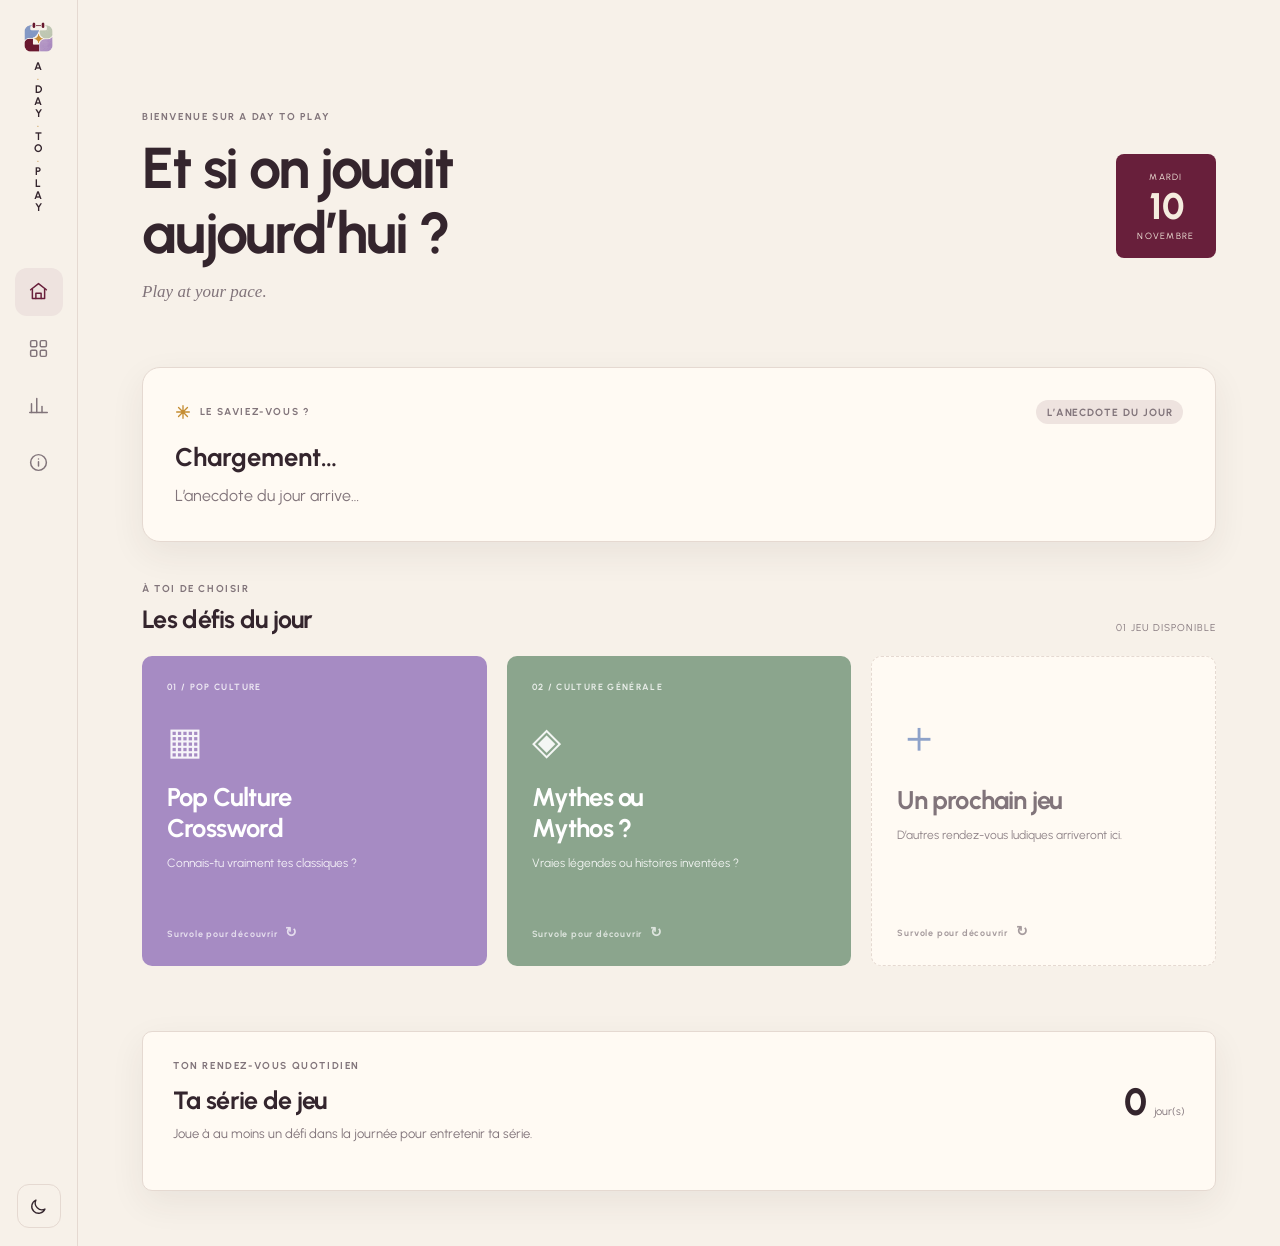
<file: index.html>
<!doctype html>
<html lang="fr">
<head>
  <meta charset="utf-8">
  <meta name="viewport" content="width=device-width, initial-scale=1">
  <meta name="theme-color" content="#ffffff">
  <title>A Day to Play</title>
  <link rel="preconnect" href="https://fonts.googleapis.com">
  <link rel="preconnect" href="https://fonts.gstatic.com" crossorigin>
  <link href="https://fonts.googleapis.com/css2?family=Urbanist:wght@400;500;600;700;800&display=swap" rel="stylesheet">
  <link rel="stylesheet" href="style.css">
  <link rel="stylesheet" href="anecdotes.css">
  <script src="anecdotes.js" defer></script>
  <script src="game-of-thrones-personnages-draft.js" defer></script>
  <script src="crossword-generator.js" defer></script>
  <script src="script.js" defer></script>
</head>
<body>
  <div class="app-shell">
    <aside class="sidebar">
      <a class="brand" href="#accueil" aria-label="A Day to Play, accueil">
        <img class="brand-mark" src="logo-a-day-to-play.png" alt="" aria-hidden="true">
        <span class="brand-name" aria-label="A Day to Play"><span>a</span><i>·</i><span>d</span><span>a</span><span>y</span><i>·</i><span>t</span><span>o</span><i>·</i><span>p</span><span>l</span><span>a</span><span>y</span></span>
      </a>
      <nav class="main-nav" aria-label="Navigation principale">
        <a href="#accueil" class="nav-link active" data-page="accueil" aria-label="Accueil" title="Accueil"><svg class="nav-icon" viewBox="0 0 24 24" aria-hidden="true"><path d="m3 10 9-7 9 7"/><path d="M5 9v11h14V9"/><path d="M9 20v-6h6v6"/></svg></a>
        <a href="#jeux" class="nav-link" data-page="jeux" aria-label="Jeux" title="Jeux"><svg class="nav-icon" viewBox="0 0 24 24" aria-hidden="true"><rect x="3" y="3" width="7" height="7" rx="1.5"/><rect x="14" y="3" width="7" height="7" rx="1.5"/><rect x="3" y="14" width="7" height="7" rx="1.5"/><rect x="14" y="14" width="7" height="7" rx="1.5"/></svg></a>
        <a href="#stats" class="nav-link" data-page="stats" aria-label="Statistiques" title="Statistiques"><svg class="nav-icon" viewBox="0 0 24 24" aria-hidden="true"><path d="M4 20V10"/><path d="M10 20V4"/><path d="M16 20v-7"/><path d="M22 20H2"/></svg></a>
        <a href="#apropos" class="nav-link" data-page="apropos" aria-label="À propos" title="À propos"><svg class="nav-icon" viewBox="0 0 24 24" aria-hidden="true"><circle cx="12" cy="12" r="9"/><path d="M12 11v5"/><path d="M12 8h.01"/></svg></a>
      </nav>
      <button id="theme-toggle" class="theme-toggle" type="button" aria-label="Activer le thème sombre" title="Changer de thème"><svg id="theme-icon" class="theme-icon" viewBox="0 0 24 24" aria-hidden="true"><path d="M20.2 15.2A8.5 8.5 0 0 1 8.8 3.8 8.7 8.7 0 1 0 20.2 15.2Z"/></svg></button>
    </aside>

    <main class="main-content">
      <header class="topbar" aria-hidden="true"></header>

      <section class="page-view" id="page-accueil" data-view="accueil">
        <div class="hero">
          <div class="hero-copy">
            <p class="eyebrow">BIENVENUE SUR A DAY TO PLAY</p>
            <h1>Et si on jouait<br>aujourd’hui ?</h1>
            <p class="hero-subtitle">Play at your pace.</p>
          </div>
          <div class="date-card" aria-label="Date du jour">
            <span id="date-weekday">MARDI</span>
            <strong id="date-day">10</strong>
            <span id="date-month">NOVEMBRE</span>
          </div>
        </div>
        <section class="daily-anecdote" aria-labelledby="anecdote-heading" aria-live="polite">
          <div class="daily-anecdote-topline">
            <p class="eyebrow" id="anecdote-heading"><svg class="anecdote-bulb" viewBox="0 0 24 24" aria-hidden="true"><path d="M12 2.5v19M2.5 12h19M5.3 5.3l13.4 13.4M18.7 5.3 5.3 18.7" /></svg> LE SAVIEZ-VOUS ?</p>
            <span class="anecdote-tag">L’ANECDOTE DU JOUR</span>
          </div>
          <h2 class="daily-anecdote-date" id="anecdote-date">Chargement…</h2>
          <p class="daily-anecdote-text" id="anecdote-text">L’anecdote du jour arrive…</p>
        </section>
        <div class="section-heading">
          <div><p class="eyebrow">À TOI DE CHOISIR</p><h2>Les défis du jour</h2></div>
          <span class="section-meta">01 JEU DISPONIBLE</span>
        </div>
        <div class="games-grid">
          <a class="game-card game-card-flip crossword-card" href="#crossword" aria-label="Découvrir Pop Culture Crossword">
            <span class="game-card-inner">
              <span class="game-card-face game-card-front">
                <span class="card-kicker">01 / POP CULTURE</span><span class="game-symbol" aria-hidden="true">▦</span>
                <span class="game-card-title">Pop Culture<br>Crossword</span><span class="game-card-description">Connais-tu vraiment tes classiques ?</span>
                <span class="card-hint">Survole pour découvrir <b>↻</b></span>
              </span>
              <span class="game-card-face game-card-back">
                <span class="card-kicker">LE DÉFI DU JOUR</span><span class="game-card-title">Trois niveaux.<br>Une grille.</span>
                <span class="game-card-description">Choisis ton thème et teste tes connaissances en culture pop.</span>
                <span class="card-action">Découvrir le jeu <b>↗</b></span>
              </span>
            </span>
          </a>
          <article class="game-card game-card-flip coming-card" tabindex="0" aria-label="Mythes ou Mythos, bientôt disponible">
            <span class="game-card-inner">
              <span class="game-card-face game-card-front">
                <span class="card-kicker">02 / CULTURE GÉNÉRALE</span><span class="game-symbol" aria-hidden="true">◈</span>
                <span class="game-card-title">Mythes ou<br>Mythos ?</span><span class="game-card-description">Vraies légendes ou histoires inventées ?</span>
                <span class="card-hint">Survole pour découvrir <b>↻</b></span>
              </span>
              <span class="game-card-face game-card-back">
                <span class="card-kicker">BIENTÔT DISPONIBLE</span><span class="game-card-title">Le vrai du faux</span>
                <span class="game-card-description">Démêle les faits historiques, les légendes et les inventions.</span>
                <span class="coming-label">À DÉCOUVRIR PROCHAINEMENT</span>
              </span>
            </span>
          </article>
          <article class="game-card game-card-flip future-card" tabindex="0" aria-label="Un prochain jeu, à venir">
            <span class="game-card-inner">
              <span class="game-card-face game-card-front">
                <span class="game-symbol plus" aria-hidden="true">＋</span><span class="game-card-title">Un prochain jeu</span>
                <span class="game-card-description">D’autres rendez-vous ludiques arriveront ici.</span>
                <span class="card-hint">Survole pour découvrir <b>↻</b></span>
              </span>
              <span class="game-card-face game-card-back">
                <span class="card-kicker">À VENIR</span><span class="game-card-title">La suite s’écrit ici.</span>
                <span class="game-card-description">De nouveaux jeux quotidiens viendront bientôt compléter la plateforme.</span>
              </span>
            </span>
          </article>
        </div>
        <section class="streak-panel">
          <div><p class="eyebrow">TON RENDEZ-VOUS QUOTIDIEN</p><h2>Ta série de jeu</h2><p class="muted">Joue à au moins un défi dans la journée pour entretenir ta série.</p></div>
          <div class="streak-total"><strong id="streak-count">0</strong><span>jour(s)</span></div>
          <div class="streak-days" id="streak-days" aria-label="Activité des sept derniers jours"></div>
        </section>
      </section>

      <section class="page-view hidden" id="page-jeux" data-view="jeux">
        <a class="back-link" href="#accueil">← Accueil</a>
        <p class="eyebrow">TOUS LES JEUX</p><h1>Les jeux</h1>
        <p class="page-lead">Choisis ton rendez-vous du jour.</p>
        <div class="games-grid compact-grid">
          <a class="game-card crossword-card" href="#crossword"><span class="game-card-inner"><span class="game-card-face game-card-front"><span class="card-kicker">01 / POP CULTURE</span><span class="game-symbol">▦</span><span class="game-card-title">Pop Culture<br>Crossword</span><span class="game-card-description">Trois niveaux, une grille à résoudre.</span><span class="card-hint">Survole pour découvrir <b>↻</b></span></span><span class="game-card-face game-card-back"><span class="card-kicker">LE DÉFI DU JOUR</span><span class="game-card-title">Trois niveaux.<br>Une grille.</span><span class="game-card-description">Choisis ton thème et teste tes connaissances en culture pop.</span><span class="card-action">Découvrir le jeu ↗</span></span></span></a>
          <article class="game-card coming-card" tabindex="0"><span class="game-card-inner"><span class="game-card-face game-card-front"><span class="card-kicker">02 / CULTURE GÉNÉRALE</span><span class="game-symbol">◈</span><span class="game-card-title">Mythes ou<br>Mythos ?</span><span class="game-card-description">Un jeu de vrai ou faux.</span><span class="card-hint">Survole pour découvrir <b>↻</b></span></span><span class="game-card-face game-card-back"><span class="card-kicker">BIENTÔT DISPONIBLE</span><span class="game-card-title">Le vrai du faux</span><span class="game-card-description">Démêle les faits historiques, les légendes et les inventions.</span><span class="coming-label">À DÉCOUVRIR PROCHAINEMENT</span></span></span></article>
        </div>
      </section>

      <section class="page-view hidden" id="page-crossword" data-view="crossword">
        <a class="back-link" href="#accueil">← Retour à l’accueil</a>
        <p class="eyebrow">LE DÉFI DU JOUR</p>
        <h1>Pop Culture Crossword</h1>
        <p class="page-lead">Trois grilles, trois niveaux. Choisis ton défi : une fois la partie commencée, ton choix est définitif pour aujourd’hui.</p>
        <div class="difficulty-grid">
          <button class="difficulty-card easy" type="button" data-difficulty="facile">
            <span class="difficulty-label">01 / FACILE</span><span class="difficulty-mark">01</span>
            <h2>Culture pop</h2><p>Des thèmes larges pour entrer dans le jeu en douceur.</p><span class="difficulty-theme">Thème du jour : Musique</span><span class="difficulty-cta">Choisir cette grille ↗</span>
          </button>
          <button class="difficulty-card medium" type="button" data-difficulty="moyen">
            <span class="difficulty-label">02 / MOYEN</span><span class="difficulty-mark">02</span>
            <h2>Les incontournables</h2><p>Des œuvres cultes et des références à connaître.</p><span class="difficulty-theme">Thème du jour : Game of Thrones</span><span class="difficulty-cta">Choisir cette grille ↗</span>
          </button>
          <button class="difficulty-card hard" type="button" data-difficulty="difficile">
            <span class="difficulty-label">03 / DIFFICILE</span><span class="difficulty-mark">03</span>
            <h2>Pour les connaisseurs</h2><p>Des références précises qui mettent ta mémoire à l’épreuve.</p><span class="difficulty-theme">Thème du jour : Nana</span><span class="difficulty-cta">Choisir cette grille ↗</span>
          </button>
        </div>
        <p class="demo-notice">Aperçu de l’interface : les thèmes affichés sont des exemples de démonstration, pas encore les défis publiés.</p>
        <section id="crossword-game" class="crossword-game hidden" aria-live="polite">
          <div class="crossword-game-heading">
            <div><p class="eyebrow">GRILLE DE DÉMONSTRATION</p><h2>Game of Thrones</h2><p class="crossword-instructions">Complète les cases en t’aidant des définitions. Les espaces et accents ne sont pas utilisés dans la grille.</p></div>
            <button id="crossword-back" class="crossword-back" type="button">← Changer de niveau</button>
          </div>
          <div class="crossword-layout">
            <div class="crossword-board-wrap"><div id="crossword-board" class="crossword-board" aria-label="Grille de mots croisés"></div></div>
            <aside class="crossword-clues">
              <div class="crossword-lives"><span>Vérifications restantes</span><strong id="crossword-lives">3</strong></div>
              <div class="clue-columns">
                <section><h3>Horizontales</h3><ol id="clues-across"></ol></section>
                <section><h3>Verticales</h3><ol id="clues-down"></ol></section>
              </div>
              <button id="crossword-check" class="crossword-check" type="button">Vérifier mes réponses</button>
              <p id="crossword-feedback" class="crossword-feedback" role="status"></p>
            </aside>
          </div>
        </section>
      </section>

      <section class="page-view hidden" id="page-stats" data-view="stats">
        <p class="eyebrow">TON PARCOURS</p><h1>Statistiques</h1><p class="page-lead">Tes statistiques personnelles apparaîtront ici lorsque le suivi des parties sera intégré.</p>
        <div class="placeholder-panel"><span class="placeholder-symbol">▥</span><h2>Chaque partie compte</h2><p>Parties jouées, victoires, temps moyen et progression : tout sera regroupé dans cet espace.</p></div>
      </section>

      <section class="page-view hidden" id="page-apropos" data-view="apropos">
        <p class="eyebrow">À PROPOS</p><h1>Le plaisir de jouer, chaque jour.</h1><p class="page-lead">A Day to Play réunit des jeux quotidiens autour de la culture, de la curiosité et du plaisir de se creuser les méninges.</p>
        <div class="placeholder-panel"><span class="placeholder-symbol">✳</span><h2>Play at your pace.</h2><p>Un rendez-vous quotidien, sans classement ni pression.</p></div>
      </section>
    </main>
  </div>
</body>
</html>
</file>
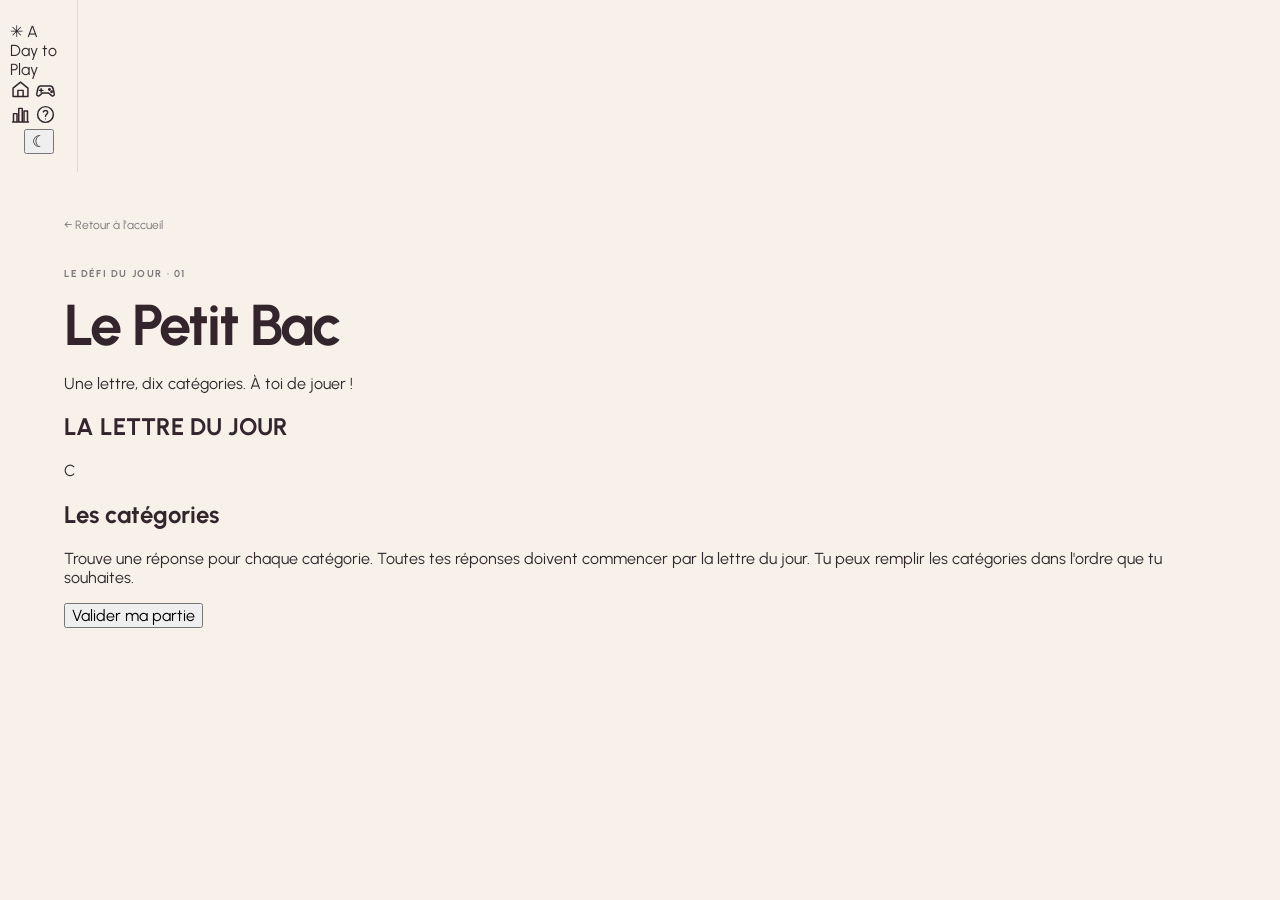
<file: petit-bac.html>
<!DOCTYPE html>
<html lang="fr">
<head>
    <meta charset="UTF-8">
    <meta name="viewport" content="width=device-width, initial-scale=1.0">
    <meta name="description" content="Le Petit Bac quotidien de A Day to Play.">
    <title>Le Petit Bac | A Day to Play</title>
    <link rel="stylesheet" href="style.css">
</head>

<body>

<div class="site-layout">

    <aside class="sidebar">
        <a href="index.html" class="logo" aria-label="A Day to Play - Accueil">
            <span class="logo-symbol">✳</span>
            <span class="logo-name">
                <span>A</span>
                <span>Day</span>
                <span>to</span>
                <span>Play</span>
            </span>
        </a>

        <nav class="sidebar-nav" aria-label="Navigation principale">
            <a href="index.html" aria-label="Accueil" title="Accueil">
                <svg class="nav-icon" viewBox="0 0 24 24" aria-hidden="true">
                    <path d="M3.5 10.5L12 3.5L20.5 10.5V20H3.5V10.5Z"/>
                    <path d="M9 20V13H15V20"/>
                </svg>
            </a>

            <a href="index.html#games" class="active" aria-label="Jeux" title="Jeux">
                <svg class="nav-icon" viewBox="0 0 24 24" aria-hidden="true">
                    <path d="M6.5 8H17.5C19.5 8 20.5 9.5 21 12L22 17C22.4 19 20.5 20 19 19L15.5 16H8.5L5 19C3.5 20 1.6 19 2 17L3 12C3.5 9.5 4.5 8 6.5 8Z"/>
                    <path d="M7 11V15M5 13H9"/>
                    <circle cx="16.5" cy="12" r="0.8"/>
                    <circle cx="19" cy="14.5" r="0.8"/>
                </svg>
            </a>

            <a href="index.html#streak" aria-label="Statistiques" title="Statistiques">
                <svg class="nav-icon" viewBox="0 0 24 24" aria-hidden="true">
                    <path d="M4 20V11H8V20"/>
                    <path d="M10 20V5H14V20"/>
                    <path d="M16 20V8H20V20"/>
                    <path d="M3 20.5H21"/>
                </svg>
            </a>

            <a href="index.html#about" aria-label="À propos" title="À propos">
                <svg class="nav-icon" viewBox="0 0 24 24" aria-hidden="true">
                    <circle cx="12" cy="12" r="9"/>
                    <path d="M9.5 9A2.6 2.6 0 0 1 12 7.5C13.5 7.5 14.5 8.5 14.5 9.8C14.5 11.5 12 12 12 14"/>
                    <circle cx="12" cy="17" r="0.6" fill="currentColor" stroke="none"/>
                </svg>
            </a>
        </nav>

        <button id="theme-toggle" type="button" aria-label="Changer de thème">
            <span id="theme-icon">☾</span>
        </button>
    </aside>

    <main class="main-content game-page">

        <header class="game-page-header">
            <a href="index.html" class="back-link">← Retour à l'accueil</a>
            <p class="eyebrow">LE DÉFI DU JOUR · 01</p>
            <h1>Le Petit Bac</h1>
            <p>Une lettre, dix catégories. À toi de jouer !</p>
        </header>

        <section class="letter-panel">
            <h2>LA LETTRE DU JOUR</h2>
            <div id="daily-letter" class="daily-letter">C</div>
        </section>

        <section>
            <h2>Les catégories</h2>
            <p class="instructions">
                Trouve une réponse pour chaque catégorie.
                Toutes tes réponses doivent commencer par la lettre du jour.
                Tu peux remplir les catégories dans l'ordre que tu souhaites.
            </p>

            <form id="petit-bac-form">
                <div id="categories-container"></div>

                <button class="primary-button" type="submit">
                    Valider ma partie
                </button>
            </form>
        </section>

        <section id="results" hidden>
            <h2>Ton résultat</h2>
            <p id="score"></p>
            <p class="instructions">
                Chaque réponse validée rapporte 10 points.
            </p>
            <div id="corrections"></div>
            <a href="index.html" class="back-link">← Retour à l'accueil</a>
        </section>

    </main>
</div>

<script src="script.js"></script>

</body>
</html>
</file>
<file: style.css>
@import url('https://fonts.googleapis.com/css2?family=Urbanist:wght@400;500;600;700;800&display=swap');
:root{--bg:#f7f1e9;--surface:#fffaf3;--text:#34252d;--muted:#81747a;--border:#e5d9d1;--active:#eee3df;--blue:#8299c5;--green:#8ba58d;--purple:#a68bc3;--wine:#681f3b;--ivory:#f5ecdf;--ochre:#c58d32;--shadow:0 12px 35px rgba(52,37,45,.07)}
body.dark-theme{--bg:#2b1d26;--surface:#392832;--text:#f5ecdf;--muted:#c8b8bd;--border:#59424c;--active:#4b3440;--blue:#8299c5;--green:#8ba58d;--purple:#a68bc3;--wine:#681f3b;--ivory:#f5ecdf;--ochre:#c58d32;--shadow:0 12px 35px rgba(0,0,0,.16)}
*{box-sizing:border-box}html{scroll-behavior:smooth}body{margin:0;background:var(--bg);color:var(--text);font-family:Urbanist,sans-serif;transition:background .2s,color .2s}a{color:inherit;text-decoration:none}button{font:inherit}.app-shell{min-height:100vh;display:flex}.sidebar{width:78px;flex-shrink:0;border-right:1px solid var(--border);padding:22px 10px 18px;display:flex;align-items:center;flex-direction:column;background:var(--bg)}.brand{display:flex;flex-direction:column;align-items:center;gap:9px;margin-bottom:54px;text-align:center}.brand-mark{display:block;width:30px;height:30px;object-fit:contain;flex:none}.brand-name{display:flex;flex-direction:column;align-items:center;gap:0;color:var(--text);font:700 11px/1.08 Urbanist,sans-serif;letter-spacing:.5px}.brand-name i{font-style:normal;font-size:9px;line-height:1.25;color:var(--ochre)}.main-nav{display:flex;flex-direction:column;align-items:center;gap:9px;width:100%}.nav-link{width:48px;height:48px;border-radius:12px;display:flex;align-items:center;justify-content:center;color:var(--muted);transition:background .2s,color .2s,transform .2s}.nav-link:hover{background:var(--active);color:var(--text);transform:translateY(-1px)}.nav-link.active{background:var(--active);color:var(--wine)}.nav-icon{width:21px;height:21px;fill:none;stroke:currentColor;stroke-width:1.7;stroke-linecap:round;stroke-linejoin:round}.theme-toggle{margin-top:auto;width:44px;height:44px;border:1px solid var(--border);border-radius:12px;padding:0;background:transparent;color:var(--text);cursor:pointer;display:flex;align-items:center;justify-content:center}.theme-toggle span:first-child{font-size:19px}.theme-toggle:hover{background:var(--active)}.main-content{width:min(1450px,100%);margin:0 auto;padding:42px clamp(24px,5vw,76px) 55px;min-width:0}.topbar{display:flex;align-items:center;justify-content:space-between;gap:25px;margin-bottom:68px}.topbar-note{max-width:600px}.topbar-note p{font-size:13px;color:var(--muted);margin:0}.eyebrow{font:700 10px/1.4 Urbanist,sans-serif;letter-spacing:1.6px;color:var(--muted);margin:0 0 12px}.date-card{width:100px;min-height:104px;background:var(--wine);color:var(--ivory);border-radius:8px;display:flex;align-items:center;justify-content:center;flex-direction:column;gap:3px;flex-shrink:0}.date-card span{font-size:9px;letter-spacing:1.3px}.date-card strong{font:800 37px/1.15 Urbanist,sans-serif}.hero{margin-bottom:65px}.hero h1,h1{font:700 clamp(36px,4.5vw,58px)/1.12 Urbanist,sans-serif;letter-spacing:-2px;margin:0}.hero-subtitle{font:italic 17px Georgia,serif;color:var(--muted);margin:17px 0 0}.section-heading{display:flex;justify-content:space-between;align-items:flex-end;margin-bottom:22px;gap:20px}.section-heading .eyebrow{margin-bottom:8px}.section-heading h2,.streak-panel h2{font:700 25px Urbanist,sans-serif;margin:0;letter-spacing:-.7px}.section-meta{font-size:10px;letter-spacing:1.1px;color:var(--muted)}.games-grid{display:grid;grid-template-columns:repeat(3,minmax(0,1fr));gap:20px}.game-card{min-height:310px;border-radius:10px;position:relative;perspective:1100px;overflow:visible;color:inherit}.game-card-inner{position:relative;display:block;width:100%;height:100%;min-height:310px;transform-style:preserve-3d;transition:transform .7s cubic-bezier(.2,.75,.25,1);border-radius:10px}.game-card:hover .game-card-inner,.game-card:focus .game-card-inner,.game-card:focus-within .game-card-inner{transform:rotateY(180deg)}.game-card-face{position:absolute;inset:0;min-height:310px;border-radius:10px;padding:25px;display:flex;flex-direction:column;align-items:flex-start;backface-visibility:hidden;-webkit-backface-visibility:hidden;overflow:hidden}.game-card-front{transform:rotateY(0deg)}.game-card-back{transform:rotateY(180deg);background:var(--wine);color:var(--ivory);justify-content:flex-start}.game-card-title{font:700 clamp(21px,2vw,27px)/1.2 Urbanist,sans-serif;letter-spacing:-.8px;margin:0 0 10px}.game-card-description{font-size:12px;line-height:1.65;margin:0;max-width:245px;opacity:.88}.card-hint{font:700 9px Urbanist,sans-serif;letter-spacing:.8px;margin-top:auto;padding-top:25px;opacity:.7}.card-hint b{font-size:14px;margin-left:5px}.game-card-back .game-card-title{margin-top:34px}.game-card-back .card-action,.game-card-back .coming-label{margin-top:auto}.game-card[href]{cursor:pointer}.game-card[tabindex="0"]{cursor:default}.game-card:focus-visible{outline:3px solid var(--ochre);outline-offset:4px}.crossword-card{background:var(--purple);color:#fff}.coming-card{background:var(--green);color:#fff}.future-card .game-card-face{border:1px dashed var(--border);background:var(--surface);color:var(--muted);justify-content:center}.future-card .game-card-back{background:var(--wine);color:var(--ivory);border:0}.card-kicker,.difficulty-label{font:700 9px Urbanist,sans-serif;letter-spacing:1.35px;opacity:.8}.game-symbol{font-size:38px;margin:26px 0 18px;opacity:.9}.card-action,.coming-label{font:700 9px Urbanist,sans-serif;letter-spacing:1px;margin-top:auto;padding-top:25px}.card-action b{font-size:15px;margin-left:5px}.coming-label{opacity:.7}.plus{font-size:44px;color:var(--blue)}.streak-panel{margin-top:65px;padding:27px 30px;background:var(--surface);border:1px solid var(--border);border-radius:10px;display:grid;grid-template-columns:1fr auto;gap:18px;align-items:center;box-shadow:var(--shadow)}.streak-panel h2{margin-bottom:8px}.muted,.page-lead{color:var(--muted);font-size:13px;line-height:1.7}.muted{margin:0}.streak-total{display:flex;align-items:baseline;gap:7px}.streak-total strong{font:800 38px Urbanist,sans-serif}.streak-total span{font-size:11px;color:var(--muted)}.streak-days{grid-column:1/-1;display:flex;justify-content:space-between;max-width:520px}.streak-day{display:flex;flex-direction:column;align-items:center;gap:7px;color:var(--muted);font-size:10px}.streak-dot{width:23px;height:23px;border:1px solid var(--border);border-radius:50%}.streak-dot.done{background:var(--green);border-color:var(--green)}.hidden{display:none!important}.page-view>h1{margin-bottom:12px}.back-link{display:inline-block;color:var(--muted);font-size:12px;margin-bottom:35px}.page-lead{max-width:720px;margin:0 0 35px}.difficulty-grid{display:grid;grid-template-columns:repeat(3,minmax(0,1fr));gap:18px;margin-top:40px}.difficulty-card{position:relative;min-height:300px;border:1px solid var(--border);border-radius:10px;padding:25px;text-align:left;background:var(--surface);color:var(--text);cursor:pointer;display:flex;flex-direction:column;align-items:flex-start;transition:transform .2s,border-color .2s,box-shadow .2s}.difficulty-card:hover{transform:translateY(-4px);box-shadow:var(--shadow)}.difficulty-card.easy{border-top:4px solid var(--green)}.difficulty-card.medium{border-top:4px solid var(--blue)}.difficulty-card.hard{border-top:4px solid var(--purple)}.difficulty-label{color:var(--muted)}.difficulty-mark{position:absolute;right:22px;top:23px;font:700 34px Urbanist,sans-serif;color:var(--active)}.difficulty-card h2{font:700 23px Urbanist,sans-serif;letter-spacing:-.7px;margin:38px 0 9px}.difficulty-card p{font-size:12px;line-height:1.7;color:var(--muted);margin:0 0 18px;max-width:250px}.difficulty-theme{font-size:11px;font-weight:600;color:var(--text);margin-top:auto;padding:10px 0}.difficulty-cta{font-size:10px;font-weight:700;color:var(--muted);padding-top:14px}.demo-notice{font-size:11px;color:var(--muted);margin-top:22px}.placeholder-panel{margin-top:35px;padding:35px;border:1px solid var(--border);border-radius:10px;background:var(--surface);max-width:650px}.placeholder-symbol{font-size:35px;color:var(--purple)}.placeholder-panel h2{font:700 22px Urbanist,sans-serif;margin:15px 0 8px}.placeholder-panel p{font-size:13px;color:var(--muted);line-height:1.7;margin:0}.compact-grid{grid-template-columns:repeat(2,minmax(0,320px));margin-top:35px}
@media(max-width:1000px){.games-grid,.difficulty-grid{grid-template-columns:repeat(2,minmax(0,1fr))}.future-card{display:none}.topbar{margin-bottom:55px}}
@media(max-width:680px){.app-shell{display:block}.sidebar{width:100%;height:auto;min-height:68px;padding:9px 14px;flex-direction:row;justify-content:space-between;border-right:0;border-bottom:1px solid var(--border);position:sticky;top:0;z-index:5}.brand{margin:0;flex-direction:row;gap:7px}.brand-name{display:flex;flex-direction:row;gap:2px;font-size:8px;line-height:1}.brand-name i{font-size:8px;padding:0 1px}.brand-mark{width:27px;height:27px}.main-nav{width:auto;flex-direction:row;gap:3px}.nav-link{width:40px;height:40px}.nav-icon{width:19px;height:19px}.theme-toggle{margin:0;width:40px;height:40px;padding:0}.main-content{padding:28px 18px 40px}.topbar{margin-bottom:48px;align-items:flex-start}.topbar-note p{font-size:11px;max-width:230px}.date-card{width:76px;min-height:85px}.date-card strong{font-size:30px}.date-card span{font-size:8px}.hero{margin-bottom:48px}.hero h1,h1{font-size:39px}.section-heading{align-items:flex-start;flex-direction:column;gap:8px}.section-heading h2{font-size:23px}.games-grid,.difficulty-grid,.compact-grid{grid-template-columns:1fr}.game-card,.game-card-inner,.game-card-face{min-height:260px}.future-card{display:none}.streak-panel{margin-top:45px;padding:22px;grid-template-columns:1fr auto}.streak-days{gap:4px}.streak-dot{width:19px;height:19px}.difficulty-card{min-height:260px}.difficulty-card h2{margin-top:30px}.page-lead{font-size:12px}.placeholder-panel{padding:25px}}
@media(prefers-reduced-motion:reduce){*,*::before,*::after{scroll-behavior:auto!important;transition-duration:.01ms!important}}
\n@media(hover:none){.game-card:active .game-card-inner{transform:rotateY(180deg)}}\n

/* Corrections ciblées : calendrier, anecdote et icônes */
.topbar{display:none}
.hero{display:flex;align-items:center;justify-content:space-between;gap:28px}
.hero-copy{min-width:0;flex:1}
.hero .date-card{margin-left:auto}
.brand-name{text-transform:uppercase}
.theme-icon{display:block;width:19px;height:19px;fill:none;stroke:currentColor;stroke-width:1.7;stroke-linecap:round;stroke-linejoin:round}
.anecdote-bulb{display:inline-block;width:16px;height:16px;vertical-align:-3px;fill:none;stroke:var(--ochre);stroke-width:2;stroke-linecap:round}
.daily-anecdote{background:var(--surface)!important;color:var(--text)!important;border-color:var(--border)!important}
.daily-anecdote .anecdote-tag{background:var(--active)!important;color:var(--muted)!important}
.daily-anecdote .daily-anecdote-date{color:var(--text)!important}
.daily-anecdote .daily-anecdote-text{color:var(--muted)!important}
@media(max-width:680px){
  .hero{align-items:flex-start;gap:16px}
  .hero-copy{flex:1}
  .hero .date-card{width:76px;min-height:85px;margin-left:0}
  .theme-toggle .theme-icon{width:21px;height:21px}
  .brand-name{text-transform:uppercase}
}


/* Pop Culture Crossword — première interface jouable */
.crossword-game{margin-top:42px;padding:28px;background:var(--surface);border:1px solid var(--border);border-radius:12px;box-shadow:var(--shadow)}
.crossword-game-heading{display:flex;justify-content:space-between;align-items:flex-start;gap:20px;margin-bottom:25px}
.crossword-game-heading h2{font:700 28px Urbanist,sans-serif;margin:0 0 8px}
.crossword-instructions{font-size:12px;line-height:1.6;color:var(--muted);margin:0;max-width:580px}
.crossword-back{border:1px solid var(--border);background:transparent;color:var(--text);border-radius:7px;padding:10px 13px;font-size:11px;cursor:pointer;white-space:nowrap}
.crossword-layout{display:grid;grid-template-columns:minmax(280px,1.05fr) minmax(280px,.95fr);gap:30px;align-items:start}
.crossword-board-wrap{width:100%;max-width:620px;overflow:auto}
.crossword-board{display:grid;gap:2px;width:100%;aspect-ratio:1;background:var(--text);border:2px solid var(--text)}
.crossword-cell{position:relative;min-width:0;min-height:0;aspect-ratio:1}
.crossword-cell.is-block{background:var(--text)}
.crossword-cell.is-letter{background:var(--surface)}
.crossword-cell input{width:100%;height:100%;border:0;border-radius:0;padding:0;text-align:center;text-transform:uppercase;background:transparent;color:var(--text);font:700 clamp(9px,1.7vw,17px) Urbanist,sans-serif;outline:none}
.crossword-cell input:focus{background:var(--active);box-shadow:inset 0 0 0 2px var(--blue)}
.crossword-cell input.is-wrong{background:#f5d9d9;color:#8c2525}
.crossword-number{position:absolute;top:1px;left:2px;font:600 clamp(5px,.65vw,8px) Urbanist,sans-serif;color:var(--muted);pointer-events:none;z-index:1}
.crossword-clues{min-width:0}
.crossword-lives{display:flex;justify-content:space-between;align-items:center;padding:12px 14px;background:var(--bg);border:1px solid var(--border);border-radius:7px;font-size:11px;margin-bottom:20px}
.crossword-lives strong{font:800 20px Urbanist,sans-serif}
.clue-columns{display:grid;grid-template-columns:1fr 1fr;gap:18px}
.clue-columns h3{font:700 14px Urbanist,sans-serif;margin:0 0 12px}
.clue-columns ol{padding-left:22px;margin:0}
.clue-columns li{font-size:11px;line-height:1.5;padding:0 0 10px 3px;color:var(--muted)}
.clue-columns li strong{color:var(--text)}
.crossword-check{margin-top:22px;padding:12px 17px;background:var(--wine);color:var(--ivory);border:0;border-radius:7px;font:700 11px Urbanist,sans-serif;cursor:pointer}
.crossword-check:disabled{opacity:.5;cursor:not-allowed}
.crossword-feedback{min-height:20px;font-size:11px;line-height:1.5;color:#a33c3c;margin:12px 0 0}
.crossword-feedback.is-success{color:var(--green)}
@media(max-width:850px){.crossword-layout{grid-template-columns:1fr}.crossword-board-wrap{max-width:540px;margin:auto}.crossword-clues{margin-top:4px}}
@media(max-width:600px){.crossword-game{padding:16px;margin-top:28px}.crossword-game-heading{flex-direction:column}.crossword-game-heading h2{font-size:24px}.crossword-layout{gap:22px}.crossword-board{gap:1px}.clue-columns{gap:12px}.crossword-cell input{font-size:11px}}
</file>
<file: anecdotes.css>
/* Bloc « Le saviez-vous ? » — reprend les couleurs du thème A Day to Play. */
.daily-anecdote {
  display: block;
  margin: 2rem 0 2.5rem;
  padding: clamp(1.25rem, 2.5vw, 2rem);
  border: 1px solid var(--border, #e5d9d1);
  border-radius: 18px;
  background: var(--surface, #fffaf3);
  color: var(--text, #34252d);
  box-shadow: var(--shadow, 0 12px 35px rgba(52, 37, 45, .07));
}
.daily-anecdote-topline {
  display: flex;
  align-items: center;
  justify-content: space-between;
  gap: 1rem;
  margin-bottom: 1.1rem;
}
.daily-anecdote .eyebrow {
  display: flex;
  align-items: center;
  gap: .55rem;
  margin: 0;
  color: var(--muted, #81747a);
}
.anecdote-bulb { color: var(--ochre, #c58d32); font-size: 1.15rem; }
.anecdote-tag {
  padding: .35rem .65rem;
  border-radius: 999px;
  background: var(--active, #eee3df);
  color: var(--wine, #681f3b);
  font-size: .65rem;
  font-weight: 700;
  letter-spacing: .09em;
  white-space: nowrap;
}
.daily-anecdote-date {
  margin: 0 0 .65rem;
  color: var(--text, #34252d);
  font-size: clamp(1.25rem, 2vw, 1.65rem);
  font-weight: 700;
}
.daily-anecdote-text {
  max-width: 850px;
  margin: 0;
  color: var(--muted, #81747a);
  font-size: 1rem;
  line-height: 1.7;
}
/* Garde les défis visibles sous le bloc, même si une ancienne règle CSS les masque. */
#page-accueil:not(.hidden) > .section-heading { display: flex; }
#page-accueil:not(.hidden) > .games-grid { display: grid; }
#page-accueil:not(.hidden) > .streak-panel { display: grid; }
@media (max-width: 680px) {
  .daily-anecdote-topline { align-items: flex-start; flex-direction: column; }
}
</file>
